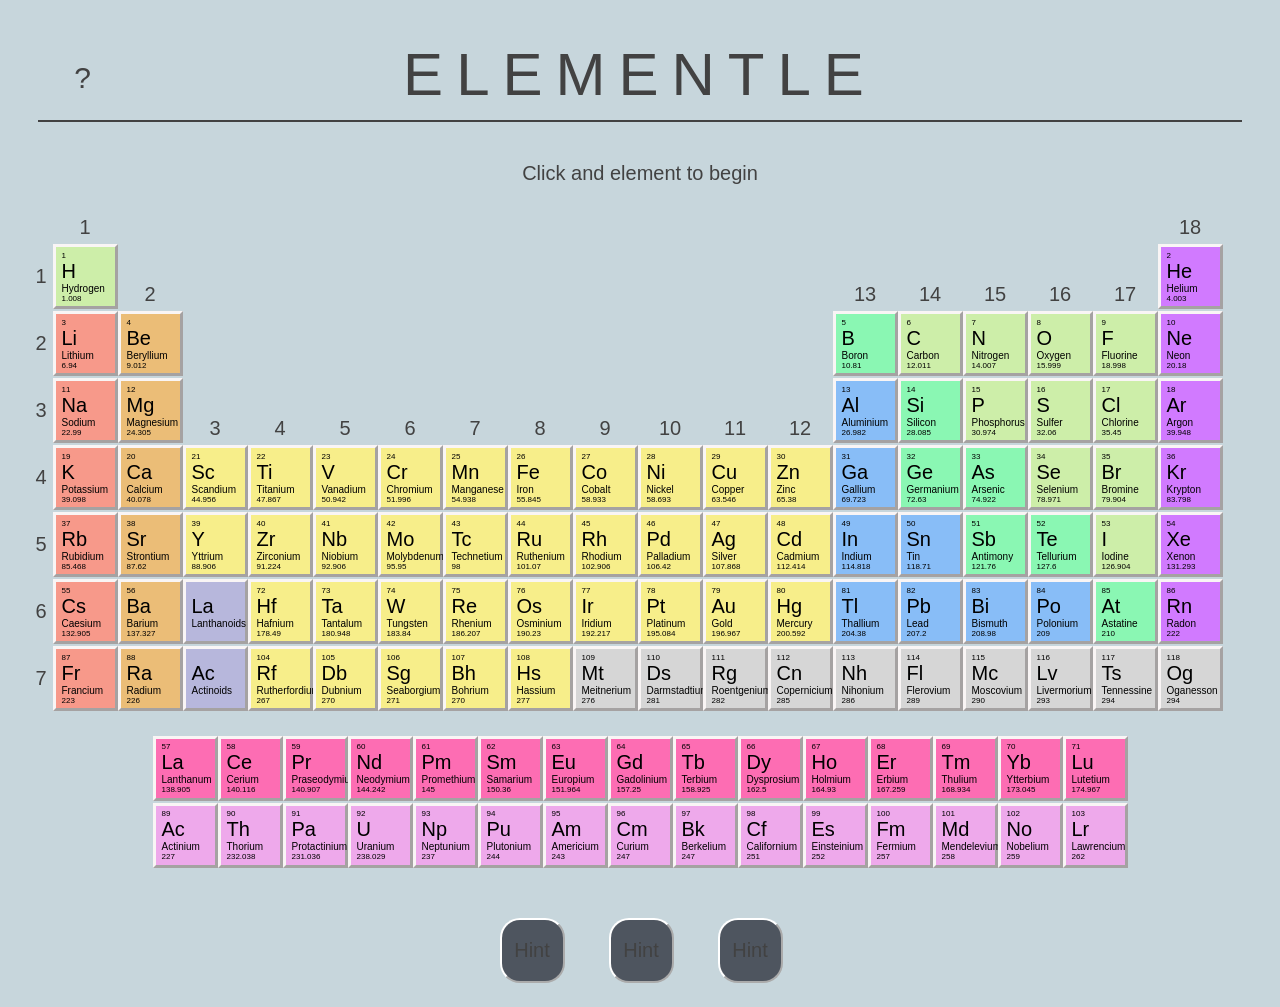
<file: index.html>
<!DOCTYPE html>
<html>

<head>
  <meta charset="utf-8">
  <meta name="viewport" content="width=device-width">
  <title>ELEMENTLE</title>
  <link href="style.css" rel="stylesheet" type="text/css" />
</head>

<!-- <h2 ><a href = "help.html" class = "question">?</a></h2> -->
<h2><button class = "question" id = "questionBtn">?</button></h2>
<h1>ELEMENTLE</h1>

<body>
  <div id = "textArea"> 
    <p class = "previous-guesses">Click and element to begin</p>
    <p class = "result"></p>
    <p class = "reveal"></p>
    <div class = 'hintArea' id="hintDiv"></div>
  </div>
  <!-- <button id="helpButton" class = "helpButton"><h2>?</h2></button> -->
<!-- <div id="helpPopup" class = "helpPopup"></div>
  <div class="popupContent"> -->
    <!-- <h2>Hello World</h2> -->
    <!-- <button id="closePopup">Close</button>
  </div>c -->
  <script src="Data.js"></script>
  <script src="Element.js"></script>
  <script src="Numbers.js"></script>
  
  <script src="ElementButton.js"></script>
  <script src="BlankCell.js"></script>
  <script src="DataTable.js"></script>
  <script src="Hint.js"></script>
  <script src="HtmlTable.js"></script>
  <script src="Popup.js"></script>
  <script src="script.js"></script>

 
  
</body>

</html>
</file>
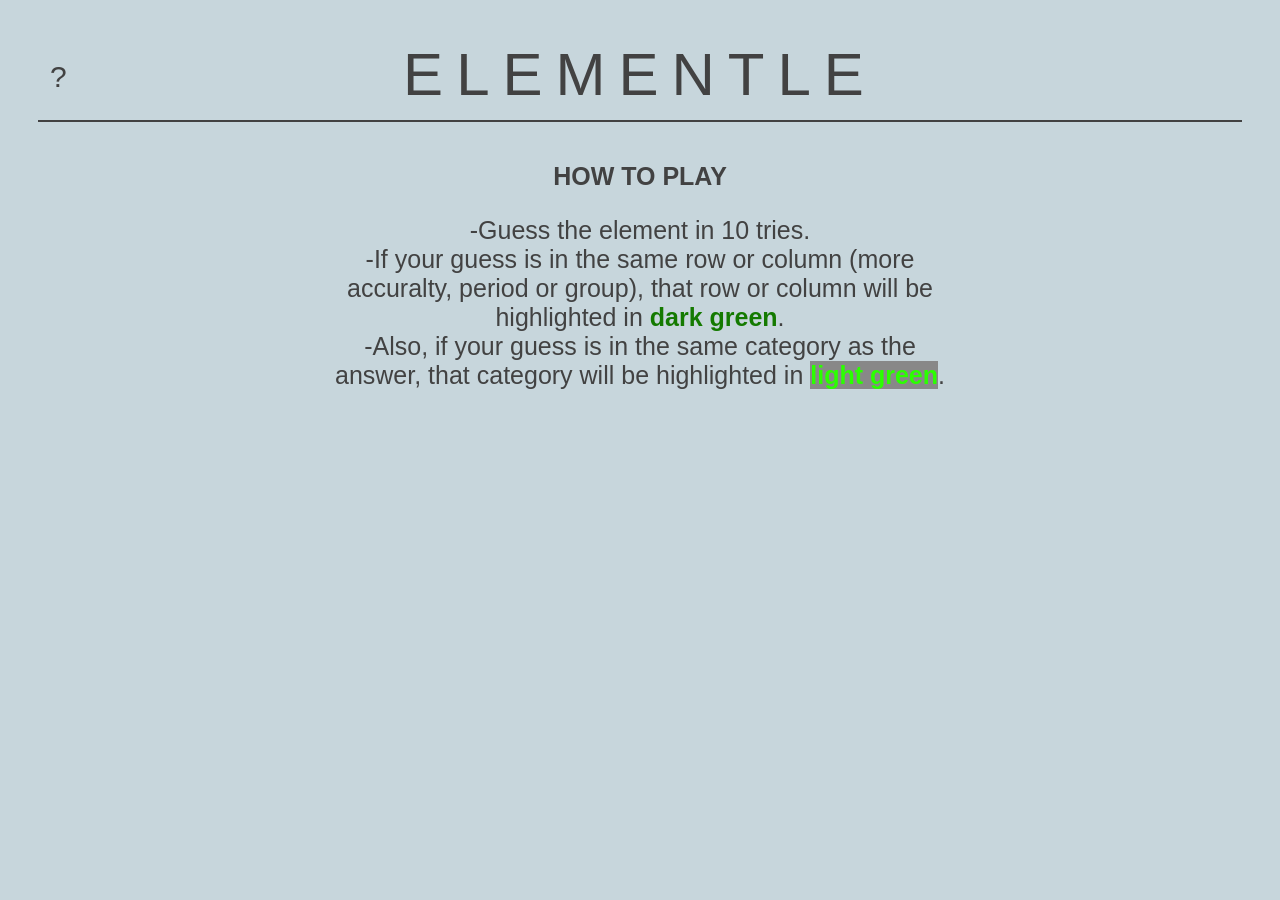
<file: help.html>
<!DOCTYPE html>
<html>
<head>
    <meta charset="utf-8">
    <meta name="viewport" content="width=device-width">
    <title>ELEMENTLE</title>
    <link href="style.css" rel="stylesheet" type="text/css" />
</head>
<h2><a href = "help.html" class = "question">?</a></h2>
<h1><a href = "index.html">ELEMENTLE</a></h1>
<h3 class = "help-text"><b>HOW TO PLAY</b></h3>
    <p class = "help-text">-Guess the element in 10 tries.<br>-If your guess is in the same row or column (more accuralty, period or group), that row or column will be highlighted in <b class = "text-dark-green"> dark green</b>.<br>-Also, if your guess is in the same category as the answer, that category will be highlighted in 
    <b class = "text-light-green">light green</b>.</p>
<body>
</head>





</html>
</file>
<file: style.css>
html {
  height: 100%;
  width: 100%;
}

body{
  background-color: #c7d6dc;
}

div{
  margin: 0px;
  padding: 0px;
}

h1 {
  text-align: center;
  font-family: 'Lato', sans-serif;
  font-size: 60px;
  font-weight: 100;
  letter-spacing: 13px;
  color: #424242;
  height:80px;
  border-bottom: 2px solid #424242;
  margin-left:30px;
  margin-right:30px
}

h2 {
  text-decoration: none;
  text-align: left;
  font-family: 'Lato', sans-serif;
  font: size 10px;
  font-weight: 50;
  color: #424242;
  position: absolute;
  left:  50px;
}

table{
  margin-left: auto;
  margin-right: auto;
}

a{
  text-decoration: none;
  color:#424242;
}


/*numbers*/
.col{
  height: 30px;
  vertical-align: bottom;
  background: #c7d6dc;
  color: #424242;
  font-size: 20px;
  font-family: 'Lato', sans-serif;
  font-weight: 100;
  border: none;
}
.row{
  height: 65px;
  width: 30px;
  text-align: right;
  background: #c7d6dc;
  color: #424242;
  font-size: 20px;
  font-family: 'Lato', sans-serif;
  font-weight: 100;
  border: none;
}
.numText{
  text-align: left;
  font-size: 8px;
  font-family: monaco, Helvetica, sans-serif;
  font-weight: 18px;
}
.correctNumCell{
  color:#2bff00;
  border: outset;
  border-color: #2bff00;
  background: rgb(0, 61, 0);
}


/*hints*/

.hint{
  background-color: rgb(0, 91, 227);
  font-family: 'Lato', sans-serif;
  font-size: 20px;
  color: white;
  margin: 22px;
  border-color:white;
  border-radius: 20px;
}
.hint:hover{
  background-color: #9e9e9e;
}
.hintArea{
  text-align: center;
  font-family: 'Lato', sans-serif;
  font-size: 20px;
  font-weight: 100;
  color: #424242;
}
.hint-button-disabled{
  pointer-events: none;
  color:rgb(66, 66, 66);
  background-color: rgb(78, 85, 95);
}



/*header info*/

.question{
  text-decoration: none;
  color: #424242;
  background-color: #c7d6dc;
  border: none;
  font-size: 30px;
  margin-bottom: 50px;
  height: 30px;
}

.previous-guesses{
  text-align: center;
  font-family: 'Lato', sans-serif;
  font-size: 20px;
  font-weight: 100;

  color: #424242;
}

.result, .reveal{
  text-align: center;
  font-family: 'Lato', sans-serif;
  font-size: 25px;
  font-weight: 100;
  color: #424242;
}



/*element buttons*/

button{
  height: 65px;
  width: 65px;
  vertical-align: middle;
  /* margin: 0px;
  padding: 10px; */
}
.element-button{
  border: 3px solid;
  border-color: #f9f5f5;
  border-style: outset;
  background-color: #b7b7dc;
}

.element-button:hover{
  background-color: #9e9e9e;
}
.element-button:active{
  border-style: inset;
  border-color: #bfbfbf;
}
.button-disabled{
  pointer-events: none;
  color:black;
}


/*element button info*/
.symbolText{
  text-align: left;
  font-size: 20px;
  font-family: monaco, Helvetica, sans-serif;
  font-weight: 18px;
}
.nameText{  
  text-align: left;
  font-size: 10px;
  font-family: monaco, Helvetica, sans-serif;
  font-weight: 18px;
}
.weightText{
  text-align: left;
  font-size: 8px;
  font-family: monaco, Helvetica, sans-serif;
  font-weight: 18px;
}


/*blanks*/

.blank{
  margin-bottom:0px;
  padding: 0px;
  vertical-align: middle; 
  background-color:#c7d6dc;
  border: none;
}
.spacer{
  vertical-align: middle;
  height: 20px;
  background-color:#c7d6dc;
  display: inline;
  border: none;
}
.half-spacer{
  vertical-align: middle;
  width: 30px;
  height: 20px;
  background-color:#c7d6dc;
  display: inline;
  border: none;
}



/*groups*/
.alkali-metal{
  background-color: #F7998A;
}
.alkaline-earth-metal{
  background-color: #EBBD77;
}
.noble-gas{
  background-color: #d17aff;
}
.transition-metal{
  background-color: #F7EE8A;
}
.post-transition-metal{
  background-color: #88bdf7;
}
.reactive-nonmetal{
  background-color: #CDEEA9;
}
.metalloid{
  background-color: #8AF7B3;
}
.lanthanoid{
  background-color: #fd6db3;
}
.actinoid{
  background-color: #EEA9EB;
}
.unknown{
  background-color: #d6d6d6;
}




/*hint classes*/

.correct{
  background-color: #2bff00;
}
.incorrect{
  background-color: #ff3300;
}


.closePos{
  border-color: #147a00;
}

.correctSeries{

  border-color: #2bff00;
}


/*popup*/

.overlay{
  position: fixed;
  top: 0;
  left: 0;
  width: 100%;
  height: 100%;
  background: rgba(0, 0, 0, 0.5);
  display: none; /* Hidden by default */
  align-items: center;
  justify-content: center;
  z-index: 1000;
}

.popup{
  width: 300px;
  height: 300px;
  background-color: white;
  border-radius: 10px;
  display: flex;
  align-items: center;
  justify-content: center;
  opacity: 0; /* Initially invisible */
  transition: opacity 0.3s ease-in-out;
  position: relative;


  font-family: 'Lato', sans-serif;
  font-size: 23px;
  font-weight: 50;
  color: #424242;
  position: absolute;
  padding:50px;
  white-space: pre-line;
  text-align: center;
}

.closeBtn{
  position: absolute;
  top: 10px;
  font-weight: bold;
  font-size: 20px;
  right: 10px;
  background: white;
  color: #424242;
  border: none;
  padding: 5px 10px;
  cursor: pointer;
}

.show{
  display: flex;
}

.show .popup{
  opacity: 1;
}






.popupontent button {
  display: block;
  margin: 0 auto;
}

.text-dark-green{
  color: #147a00;
}

.text-light-green{
  color: #2bff00;
  background-color: #888888;
}

.help-text{
  text-align: center;
  font-family: 'Lato', sans-serif;
  font-size: 25px;
  color: #424242;
  margin-left:25%;
  margin-right:25%;
  }
</file>
